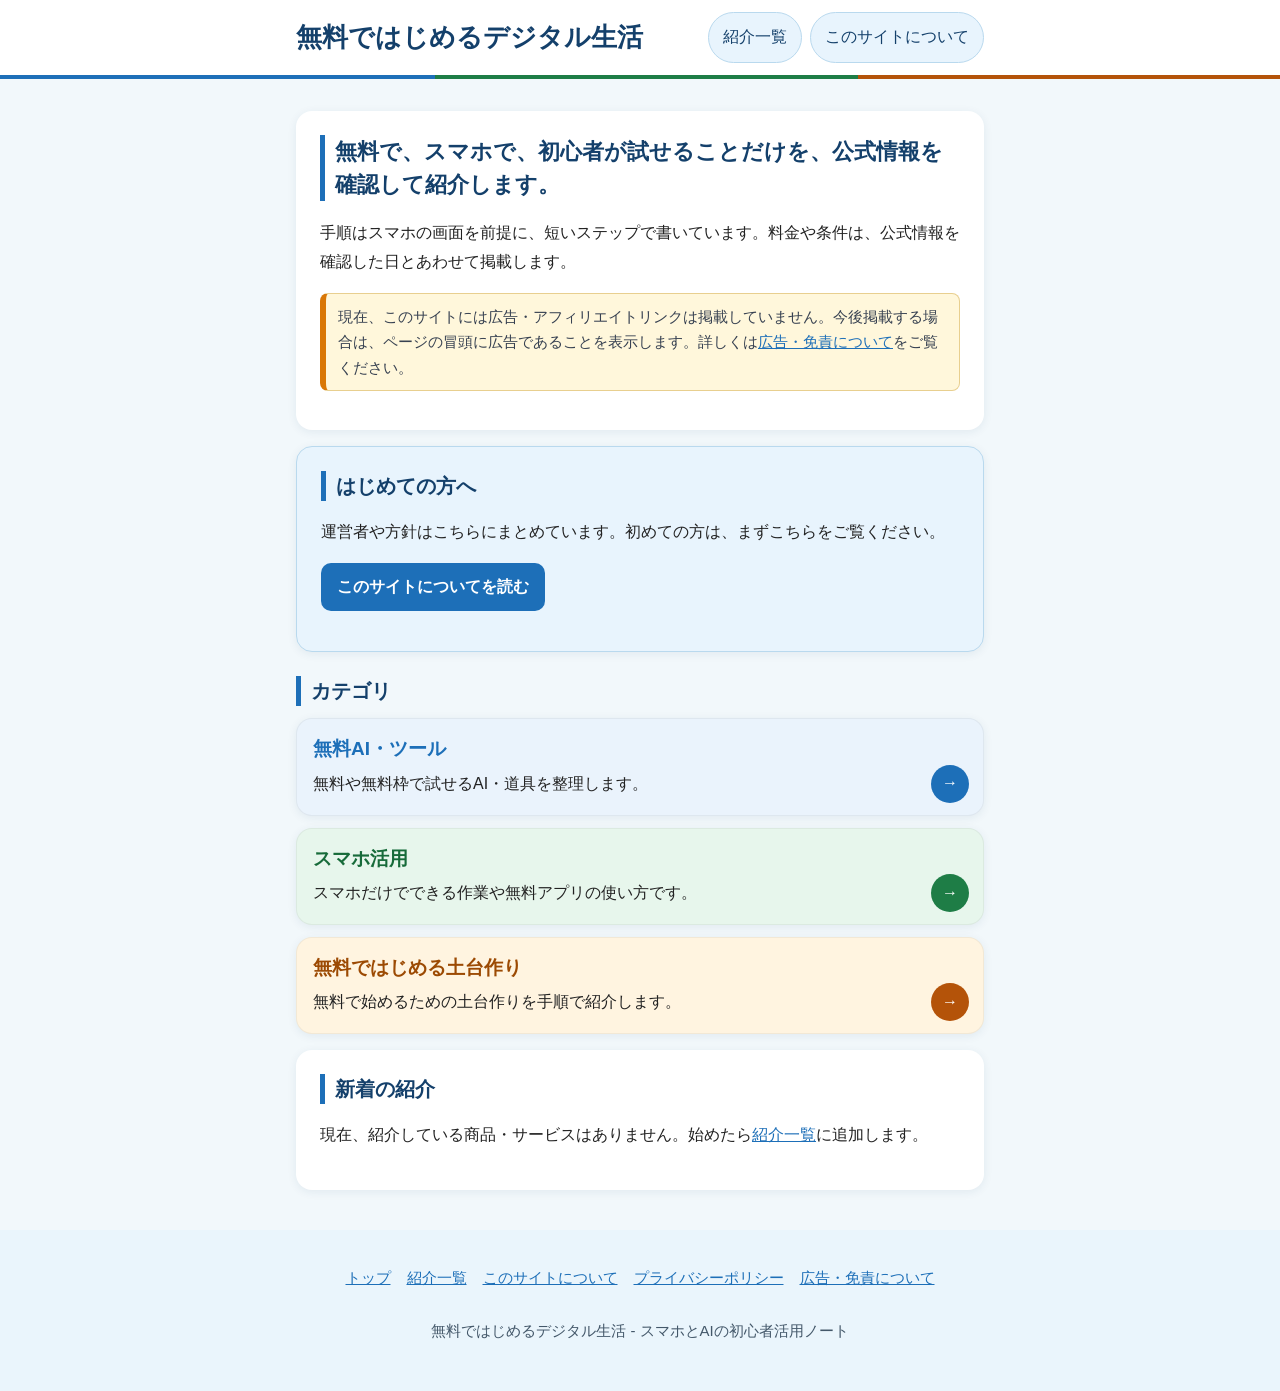
<file: index.html>
<!DOCTYPE html>
<html lang="ja">
<head>
  <meta charset="UTF-8">
  <meta name="viewport" content="width=device-width, initial-scale=1.0">
  <title>無料ではじめるデジタル生活｜スマホとAIの初心者活用ノート</title>
  <meta name="description" content="スマホとAIの初心者活用ノート。無料で試せるサービスや道具を、公式情報を確認して初心者向けに紹介します。">
  <link rel="stylesheet" href="assets/style.css">
</head>
<body>
  <header class="site-header">
    <p class="site-name"><a href="./">無料ではじめるデジタル生活</a></p>
    <nav class="global-nav" aria-label="主なメニュー">
      <a href="products/">紹介一覧</a>
      <a href="about/">このサイトについて</a>
    </nav>
  </header>

  <main>
    <section class="card">
      <h1 class="lead">無料で、スマホで、初心者が試せることだけを、公式情報を確認して紹介します。</h1>
      <p>手順はスマホの画面を前提に、短いステップで書いています。料金や条件は、公式情報を確認した日とあわせて掲載します。</p>
      <p class="ad-notice">現在、このサイトには広告・アフィリエイトリンクは掲載していません。今後掲載する場合は、ページの冒頭に広告であることを表示します。詳しくは<a href="disclosure/">広告・免責について</a>をご覧ください。</p>
    </section>

    <section class="card guide-box">
      <h2>はじめての方へ</h2>
      <p>運営者や方針はこちらにまとめています。初めての方は、まずこちらをご覧ください。</p>
      <p><a class="btn-link" href="about/">このサイトについてを読む</a></p>
    </section>

    <section>
      <h2 class="section-title">カテゴリ</h2>
      <a class="cat-card cat-ai" href="guide/ai-tools/">
        <h3>無料AI・ツール</h3>
        <p>無料や無料枠で試せるAI・道具を整理します。</p>
      </a>
      <a class="cat-card cat-smartphone" href="guide/smartphone/">
        <h3>スマホ活用</h3>
        <p>スマホだけでできる作業や無料アプリの使い方です。</p>
      </a>
      <a class="cat-card cat-start" href="guide/start/">
        <h3>無料ではじめる土台作り</h3>
        <p>無料で始めるための土台作りを手順で紹介します。</p>
      </a>
    </section>

    <section class="card">
      <h2>新着の紹介</h2>
      <p>現在、紹介している商品・サービスはありません。始めたら<a href="products/">紹介一覧</a>に追加します。</p>
    </section>
  </main>

  <footer class="site-footer">
    <nav aria-label="フッターメニュー">
      <a href="./">トップ</a>
      <a href="products/">紹介一覧</a>
      <a href="about/">このサイトについて</a>
      <a href="privacy/">プライバシーポリシー</a>
      <a href="disclosure/">広告・免責について</a>
    </nav>
    <p>無料ではじめるデジタル生活 - スマホとAIの初心者活用ノート</p>
  </footer>
</body>
</html>
</file>
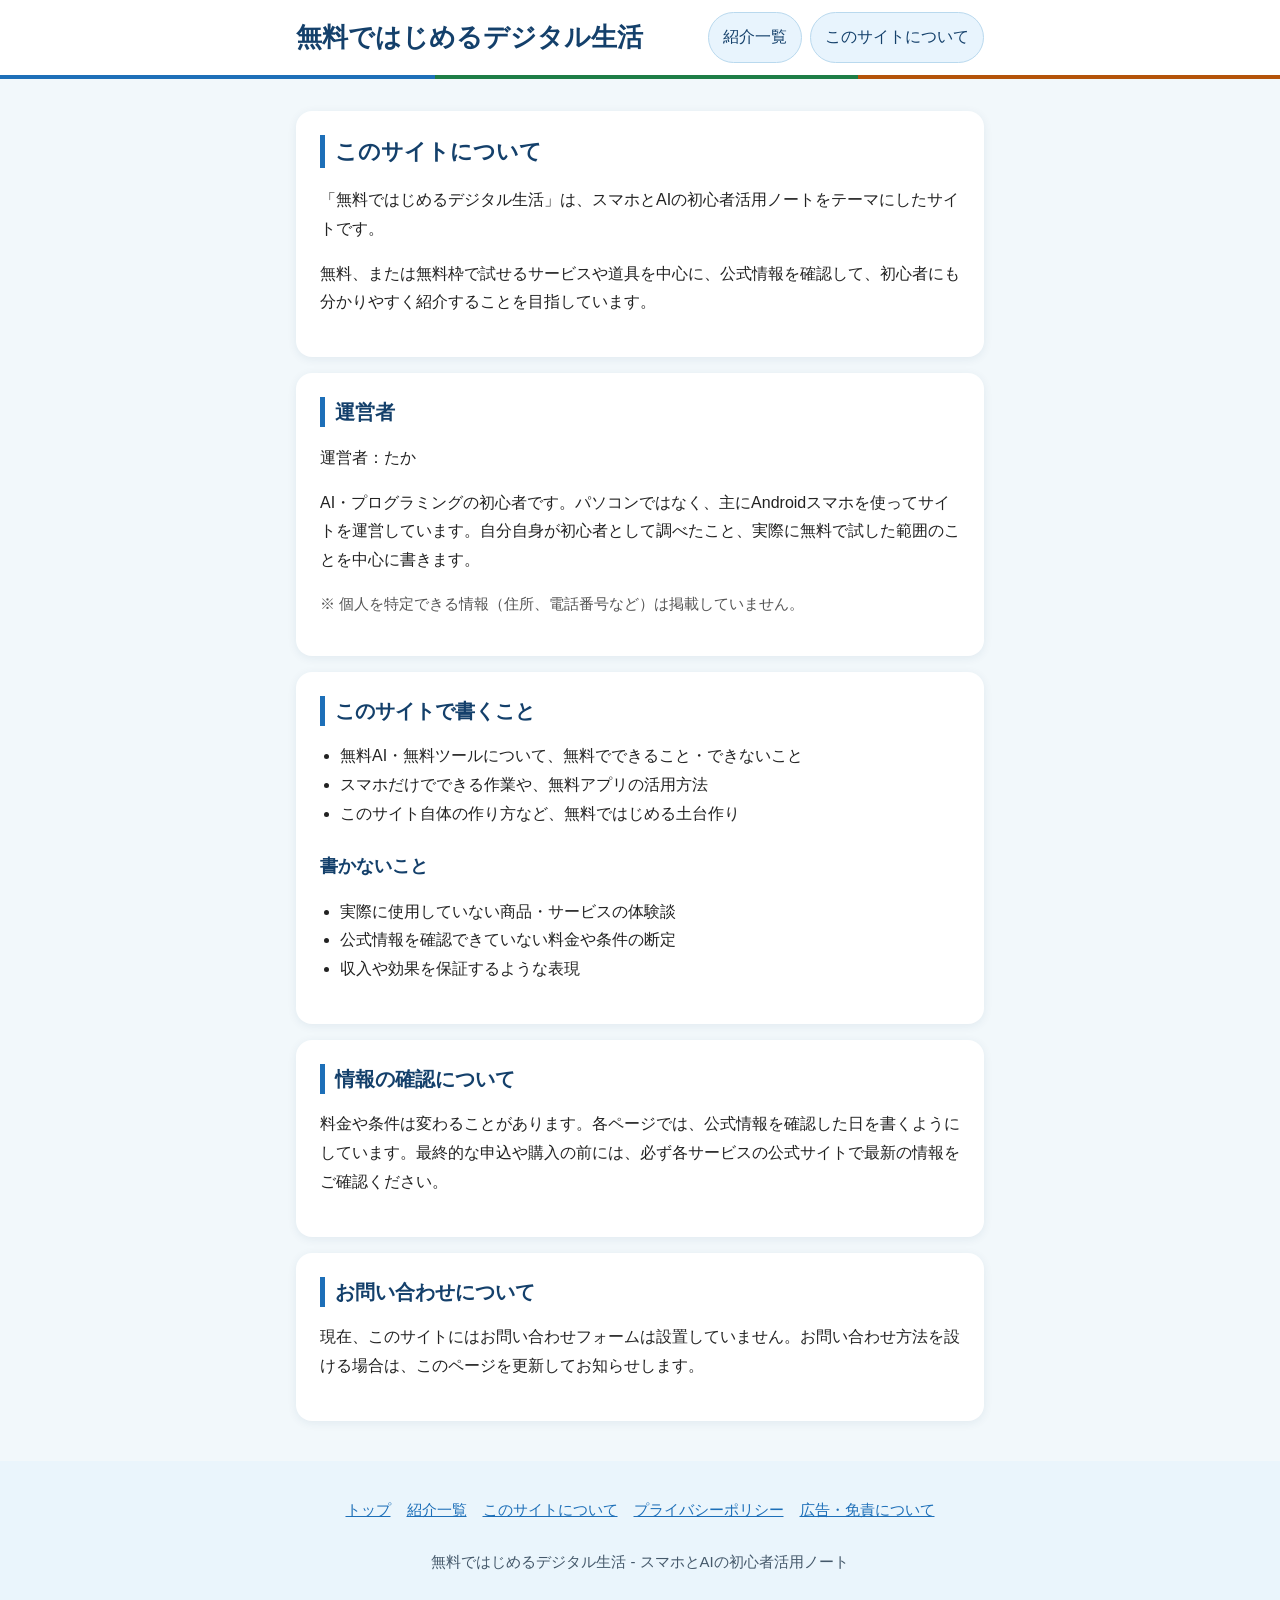
<file: about/index.html>
<!DOCTYPE html>
<html lang="ja">
<head>
  <meta charset="UTF-8">
  <meta name="viewport" content="width=device-width, initial-scale=1.0">
  <title>このサイトについて｜無料ではじめるデジタル生活</title>
  <meta name="description" content="無料ではじめるデジタル生活の運営者、テーマ、方針について説明します。">
  <link rel="stylesheet" href="../assets/style.css">
</head>
<body>
  <header class="site-header">
    <p class="site-name"><a href="../">無料ではじめるデジタル生活</a></p>
    <nav class="global-nav" aria-label="主なメニュー">
      <a href="../products/">紹介一覧</a>
      <a href="../about/">このサイトについて</a>
    </nav>
  </header>

  <main>
    <section class="card">
      <h1>このサイトについて</h1>
      <p>「無料ではじめるデジタル生活」は、スマホとAIの初心者活用ノートをテーマにしたサイトです。</p>
      <p>無料、または無料枠で試せるサービスや道具を中心に、公式情報を確認して、初心者にも分かりやすく紹介することを目指しています。</p>
    </section>

    <section class="card">
      <h2>運営者</h2>
      <p>運営者：たか</p>
      <p>AI・プログラミングの初心者です。パソコンではなく、主にAndroidスマホを使ってサイトを運営しています。自分自身が初心者として調べたこと、実際に無料で試した範囲のことを中心に書きます。</p>
      <p class="note">※ 個人を特定できる情報（住所、電話番号など）は掲載していません。</p>
    </section>

    <section class="card">
      <h2>このサイトで書くこと</h2>
      <ul class="plain">
        <li>無料AI・無料ツールについて、無料でできること・できないこと</li>
        <li>スマホだけでできる作業や、無料アプリの活用方法</li>
        <li>このサイト自体の作り方など、無料ではじめる土台作り</li>
      </ul>
      <h3>書かないこと</h3>
      <ul class="plain">
        <li>実際に使用していない商品・サービスの体験談</li>
        <li>公式情報を確認できていない料金や条件の断定</li>
        <li>収入や効果を保証するような表現</li>
      </ul>
    </section>

    <section class="card">
      <h2>情報の確認について</h2>
      <p>料金や条件は変わることがあります。各ページでは、公式情報を確認した日を書くようにしています。最終的な申込や購入の前には、必ず各サービスの公式サイトで最新の情報をご確認ください。</p>
    </section>

    <section class="card">
      <h2>お問い合わせについて</h2>
      <p>現在、このサイトにはお問い合わせフォームは設置していません。お問い合わせ方法を設ける場合は、このページを更新してお知らせします。</p>
    </section>
  </main>

  <footer class="site-footer">
    <nav aria-label="フッターメニュー">
      <a href="../">トップ</a>
      <a href="../products/">紹介一覧</a>
      <a href="../about/">このサイトについて</a>
      <a href="../privacy/">プライバシーポリシー</a>
      <a href="../disclosure/">広告・免責について</a>
    </nav>
    <p>無料ではじめるデジタル生活 - スマホとAIの初心者活用ノート</p>
  </footer>
</body>
</html>
</file>
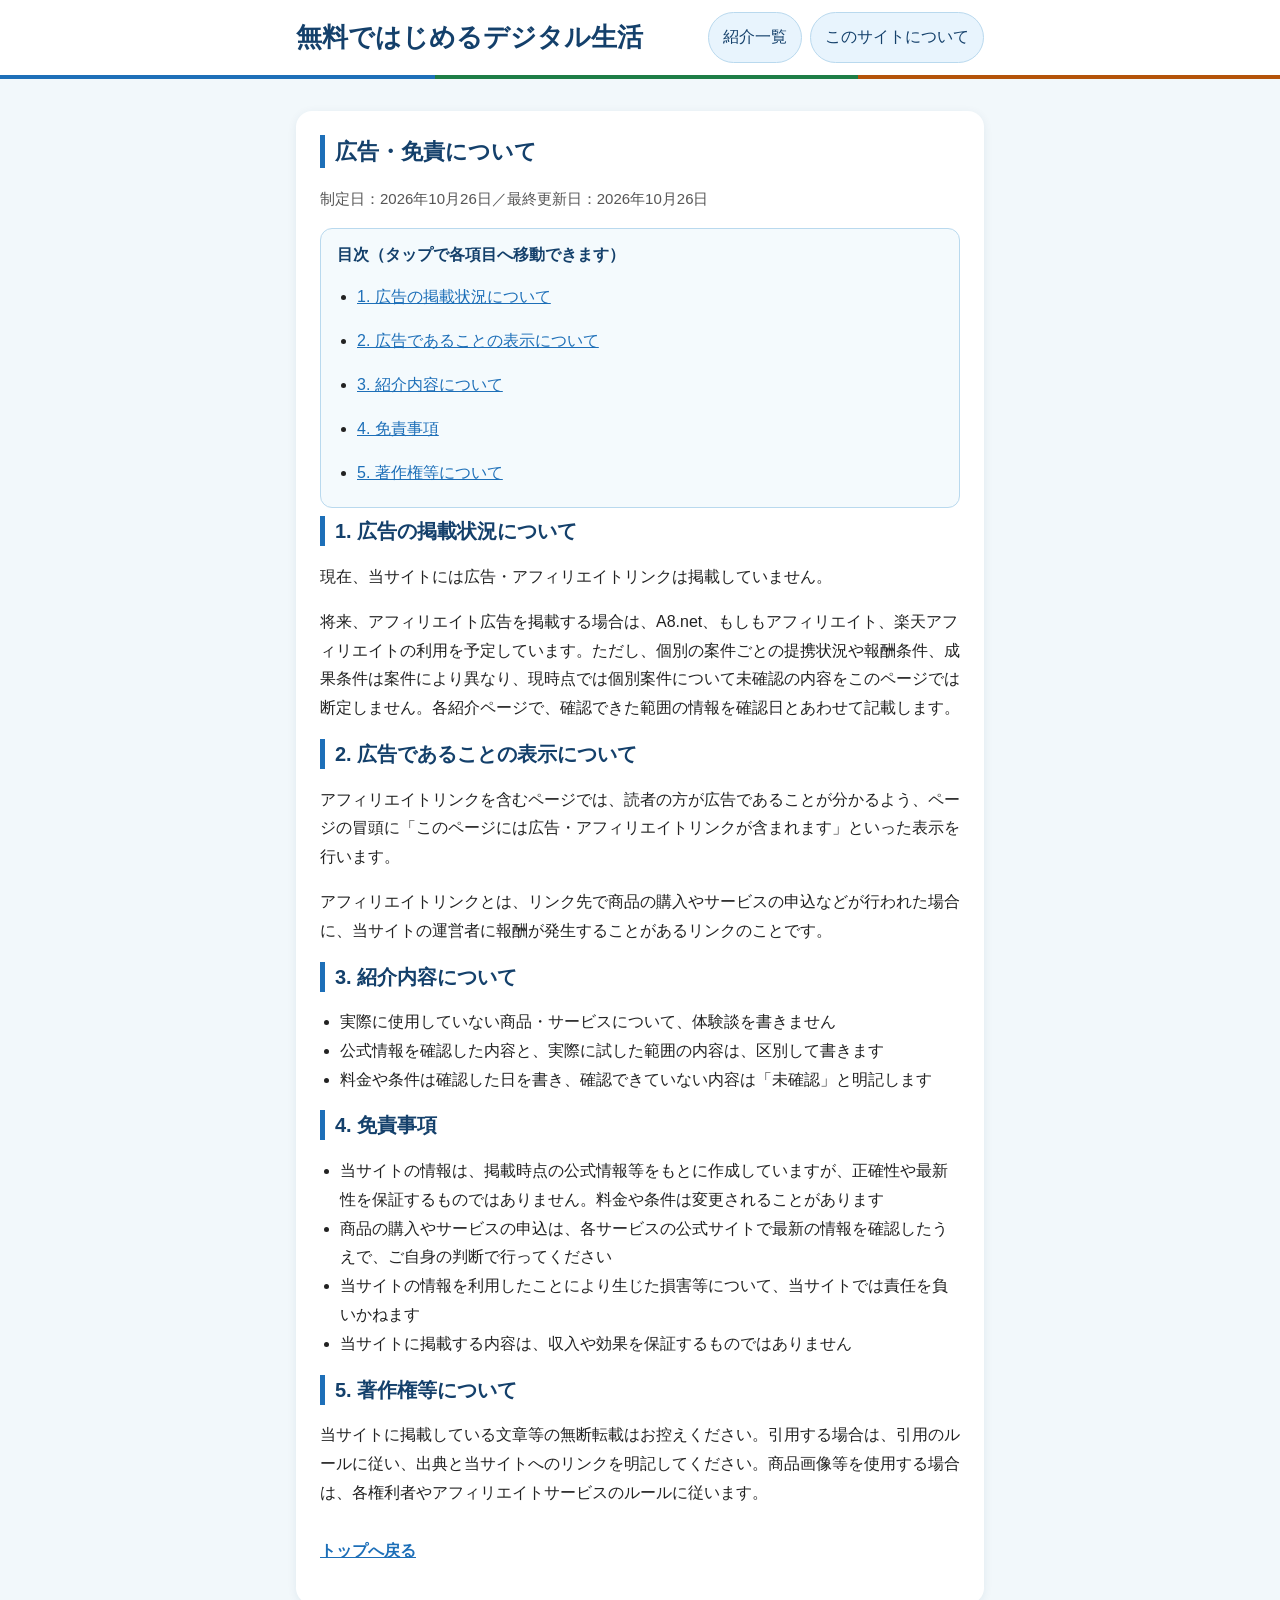
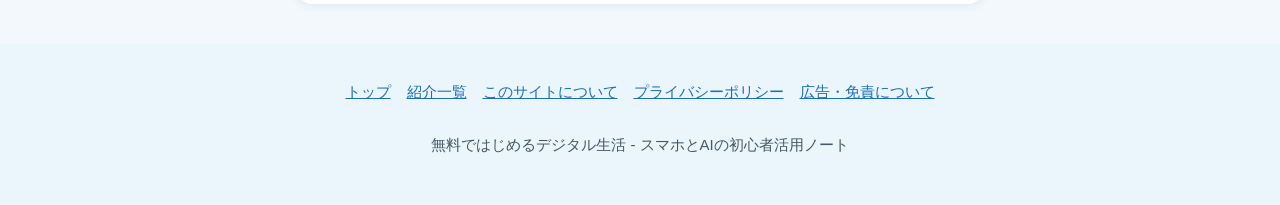
<file: disclosure/index.html>
<!DOCTYPE html>
<html lang="ja">
<head>
  <meta charset="UTF-8">
  <meta name="viewport" content="width=device-width, initial-scale=1.0">
  <title>広告・免責について｜無料ではじめるデジタル生活</title>
  <meta name="description" content="無料ではじめるデジタル生活の広告表示の方針と免責事項について説明します。">
  <link rel="stylesheet" href="../assets/style.css">
</head>
<body>
  <header class="site-header">
    <p class="site-name"><a href="../">無料ではじめるデジタル生活</a></p>
    <nav class="global-nav" aria-label="主なメニュー">
      <a href="../products/">紹介一覧</a>
      <a href="../about/">このサイトについて</a>
    </nav>
  </header>

  <main>
    <section class="card">
      <h1>広告・免責について</h1>
      <p class="note">制定日：2026年10月26日／最終更新日：2026年10月26日</p>
      <nav class="toc" aria-label="目次">
        <p class="toc-title">目次（タップで各項目へ移動できます）</p>
        <ul>
          <li><a href="#sec1">1. 広告の掲載状況について</a></li>
          <li><a href="#sec2">2. 広告であることの表示について</a></li>
          <li><a href="#sec3">3. 紹介内容について</a></li>
          <li><a href="#sec4">4. 免責事項</a></li>
          <li><a href="#sec5">5. 著作権等について</a></li>
        </ul>
      </nav>

      <h2 id="sec1">1. 広告の掲載状況について</h2>
      <p>現在、当サイトには広告・アフィリエイトリンクは掲載していません。</p>
      <p>将来、アフィリエイト広告を掲載する場合は、A8.net、もしもアフィリエイト、楽天アフィリエイトの利用を予定しています。ただし、個別の案件ごとの提携状況や報酬条件、成果条件は案件により異なり、現時点では個別案件について未確認の内容をこのページでは断定しません。各紹介ページで、確認できた範囲の情報を確認日とあわせて記載します。</p>

      <h2 id="sec2">2. 広告であることの表示について</h2>
      <p>アフィリエイトリンクを含むページでは、読者の方が広告であることが分かるよう、ページの冒頭に「このページには広告・アフィリエイトリンクが含まれます」といった表示を行います。</p>
      <p>アフィリエイトリンクとは、リンク先で商品の購入やサービスの申込などが行われた場合に、当サイトの運営者に報酬が発生することがあるリンクのことです。</p>

      <h2 id="sec3">3. 紹介内容について</h2>
      <ul class="plain">
        <li>実際に使用していない商品・サービスについて、体験談を書きません</li>
        <li>公式情報を確認した内容と、実際に試した範囲の内容は、区別して書きます</li>
        <li>料金や条件は確認した日を書き、確認できていない内容は「未確認」と明記します</li>
      </ul>

      <h2 id="sec4">4. 免責事項</h2>
      <ul class="plain">
        <li>当サイトの情報は、掲載時点の公式情報等をもとに作成していますが、正確性や最新性を保証するものではありません。料金や条件は変更されることがあります</li>
        <li>商品の購入やサービスの申込は、各サービスの公式サイトで最新の情報を確認したうえで、ご自身の判断で行ってください</li>
        <li>当サイトの情報を利用したことにより生じた損害等について、当サイトでは責任を負いかねます</li>
        <li>当サイトに掲載する内容は、収入や効果を保証するものではありません</li>
      </ul>

      <h2 id="sec5">5. 著作権等について</h2>
      <p>当サイトに掲載している文章等の無断転載はお控えください。引用する場合は、引用のルールに従い、出典と当サイトへのリンクを明記してください。商品画像等を使用する場合は、各権利者やアフィリエイトサービスのルールに従います。</p>
      <p class="back-top"><a href="../">トップへ戻る</a></p>
    </section>
  </main>

  <footer class="site-footer">
    <nav aria-label="フッターメニュー">
      <a href="../">トップ</a>
      <a href="../products/">紹介一覧</a>
      <a href="../about/">このサイトについて</a>
      <a href="../privacy/">プライバシーポリシー</a>
      <a href="../disclosure/">広告・免責について</a>
    </nav>
    <p>無料ではじめるデジタル生活 - スマホとAIの初心者活用ノート</p>
  </footer>
</body>
</html>
</file>
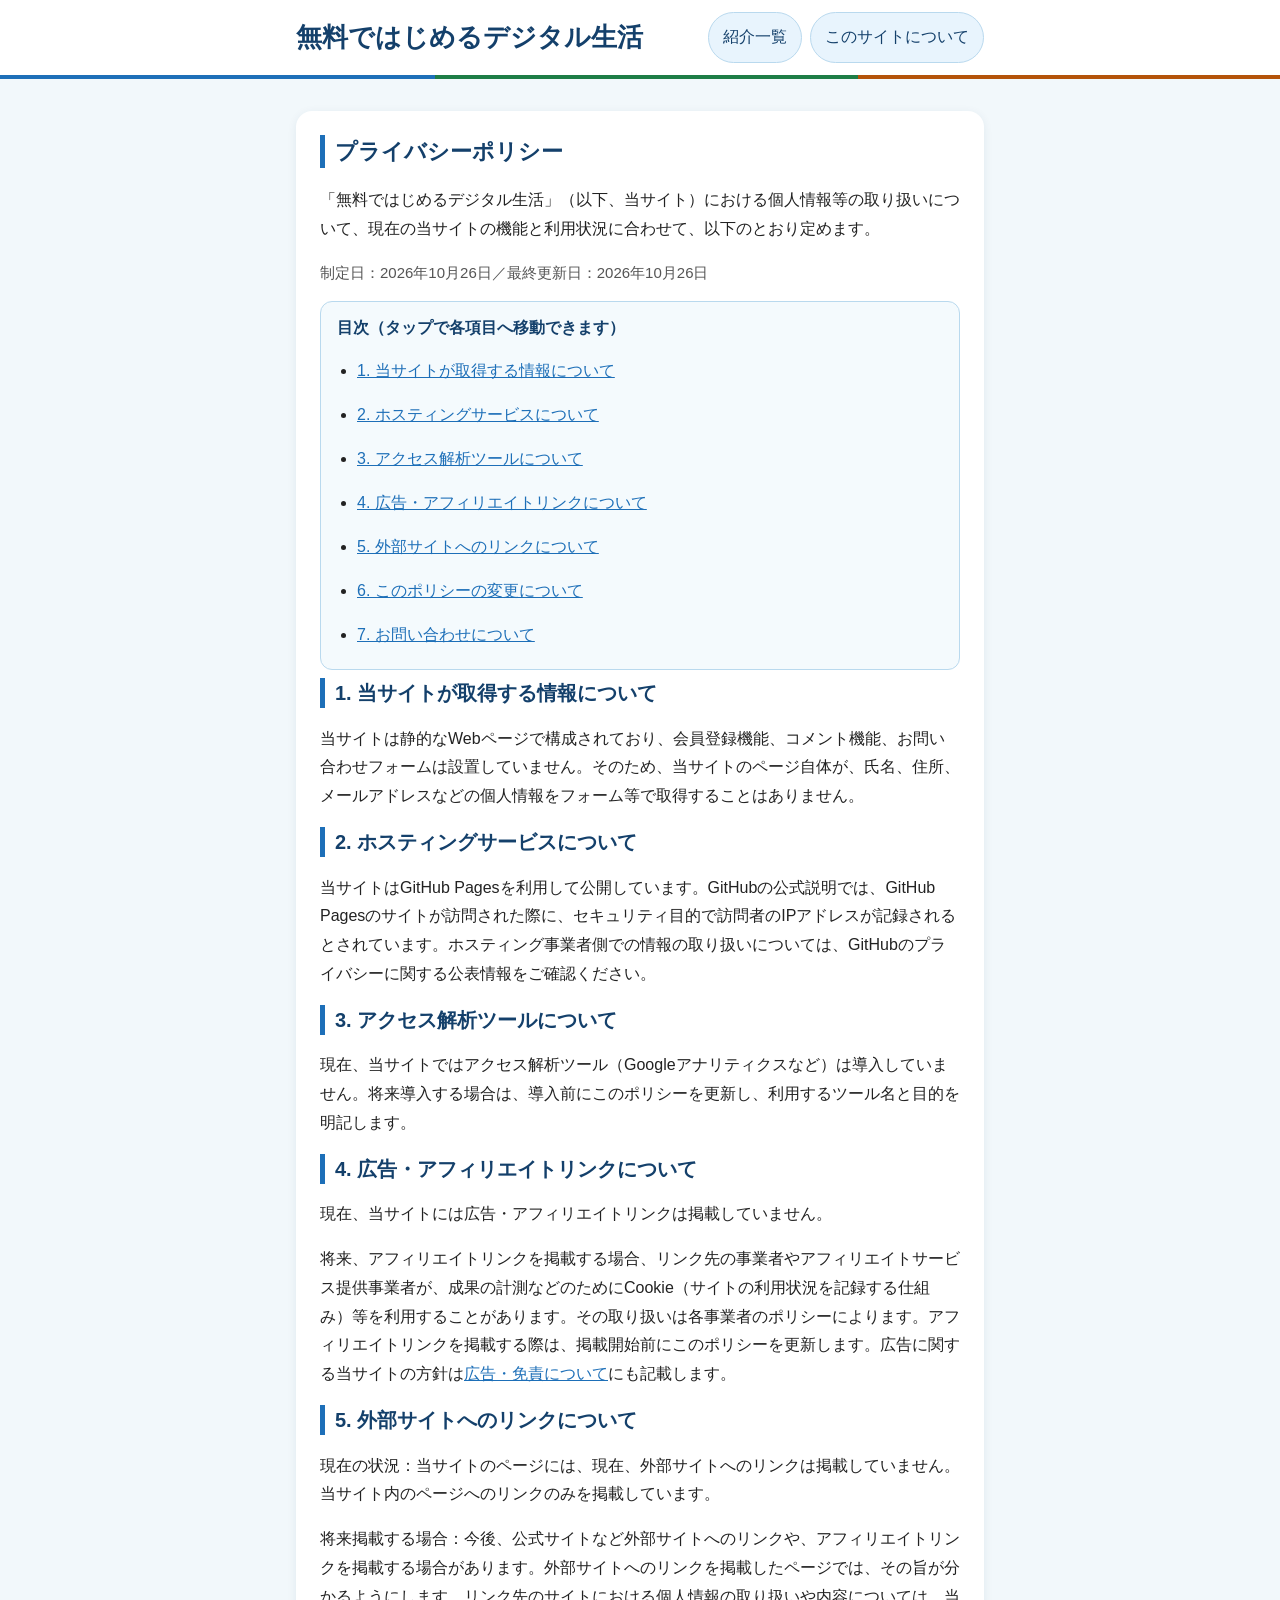
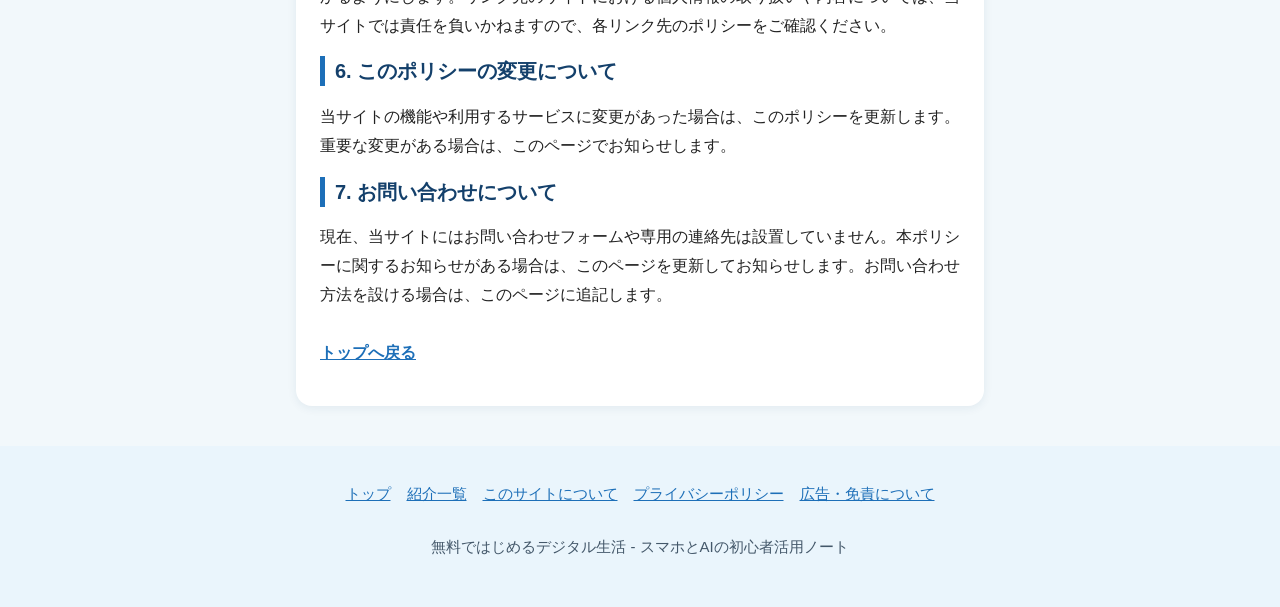
<file: privacy/index.html>
<!DOCTYPE html>
<html lang="ja">
<head>
  <meta charset="UTF-8">
  <meta name="viewport" content="width=device-width, initial-scale=1.0">
  <title>プライバシーポリシー｜無料ではじめるデジタル生活</title>
  <meta name="description" content="無料ではじめるデジタル生活のプライバシーポリシー。現在のサイトの機能と利用状況に合わせた内容です。">
  <link rel="stylesheet" href="../assets/style.css">
</head>
<body>
  <header class="site-header">
    <p class="site-name"><a href="../">無料ではじめるデジタル生活</a></p>
    <nav class="global-nav" aria-label="主なメニュー">
      <a href="../products/">紹介一覧</a>
      <a href="../about/">このサイトについて</a>
    </nav>
  </header>

  <main>
    <section class="card">
      <h1>プライバシーポリシー</h1>
      <p>「無料ではじめるデジタル生活」（以下、当サイト）における個人情報等の取り扱いについて、現在の当サイトの機能と利用状況に合わせて、以下のとおり定めます。</p>
      <p class="note">制定日：2026年10月26日／最終更新日：2026年10月26日</p>
      <nav class="toc" aria-label="目次">
        <p class="toc-title">目次（タップで各項目へ移動できます）</p>
        <ul>
          <li><a href="#sec1">1. 当サイトが取得する情報について</a></li>
          <li><a href="#sec2">2. ホスティングサービスについて</a></li>
          <li><a href="#sec3">3. アクセス解析ツールについて</a></li>
          <li><a href="#sec4">4. 広告・アフィリエイトリンクについて</a></li>
          <li><a href="#sec5">5. 外部サイトへのリンクについて</a></li>
          <li><a href="#sec6">6. このポリシーの変更について</a></li>
          <li><a href="#sec7">7. お問い合わせについて</a></li>
        </ul>
      </nav>

      <h2 id="sec1">1. 当サイトが取得する情報について</h2>
      <p>当サイトは静的なWebページで構成されており、会員登録機能、コメント機能、お問い合わせフォームは設置していません。そのため、当サイトのページ自体が、氏名、住所、メールアドレスなどの個人情報をフォーム等で取得することはありません。</p>

      <h2 id="sec2">2. ホスティングサービスについて</h2>
      <p>当サイトはGitHub Pagesを利用して公開しています。GitHubの公式説明では、GitHub Pagesのサイトが訪問された際に、セキュリティ目的で訪問者のIPアドレスが記録されるとされています。ホスティング事業者側での情報の取り扱いについては、GitHubのプライバシーに関する公表情報をご確認ください。</p>

      <h2 id="sec3">3. アクセス解析ツールについて</h2>
      <p>現在、当サイトではアクセス解析ツール（Googleアナリティクスなど）は導入していません。将来導入する場合は、導入前にこのポリシーを更新し、利用するツール名と目的を明記します。</p>

      <h2 id="sec4">4. 広告・アフィリエイトリンクについて</h2>
      <p>現在、当サイトには広告・アフィリエイトリンクは掲載していません。</p>
      <p>将来、アフィリエイトリンクを掲載する場合、リンク先の事業者やアフィリエイトサービス提供事業者が、成果の計測などのためにCookie（サイトの利用状況を記録する仕組み）等を利用することがあります。その取り扱いは各事業者のポリシーによります。アフィリエイトリンクを掲載する際は、掲載開始前にこのポリシーを更新します。広告に関する当サイトの方針は<a href="../disclosure/">広告・免責について</a>にも記載します。</p>

      <h2 id="sec5">5. 外部サイトへのリンクについて</h2>
      <p>現在の状況：当サイトのページには、現在、外部サイトへのリンクは掲載していません。当サイト内のページへのリンクのみを掲載しています。</p>
      <p>将来掲載する場合：今後、公式サイトなど外部サイトへのリンクや、アフィリエイトリンクを掲載する場合があります。外部サイトへのリンクを掲載したページでは、その旨が分かるようにします。リンク先のサイトにおける個人情報の取り扱いや内容については、当サイトでは責任を負いかねますので、各リンク先のポリシーをご確認ください。</p>

      <h2 id="sec6">6. このポリシーの変更について</h2>
      <p>当サイトの機能や利用するサービスに変更があった場合は、このポリシーを更新します。重要な変更がある場合は、このページでお知らせします。</p>
      <h2 id="sec7">7. お問い合わせについて</h2>
      <p>現在、当サイトにはお問い合わせフォームや専用の連絡先は設置していません。本ポリシーに関するお知らせがある場合は、このページを更新してお知らせします。お問い合わせ方法を設ける場合は、このページに追記します。</p>
      <p class="back-top"><a href="../">トップへ戻る</a></p>
    </section>
  </main>

  <footer class="site-footer">
    <nav aria-label="フッターメニュー">
      <a href="../">トップ</a>
      <a href="../products/">紹介一覧</a>
      <a href="../about/">このサイトについて</a>
      <a href="../privacy/">プライバシーポリシー</a>
      <a href="../disclosure/">広告・免責について</a>
    </nav>
    <p>無料ではじめるデジタル生活 - スマホとAIの初心者活用ノート</p>
  </footer>
</body>
</html>
</file>
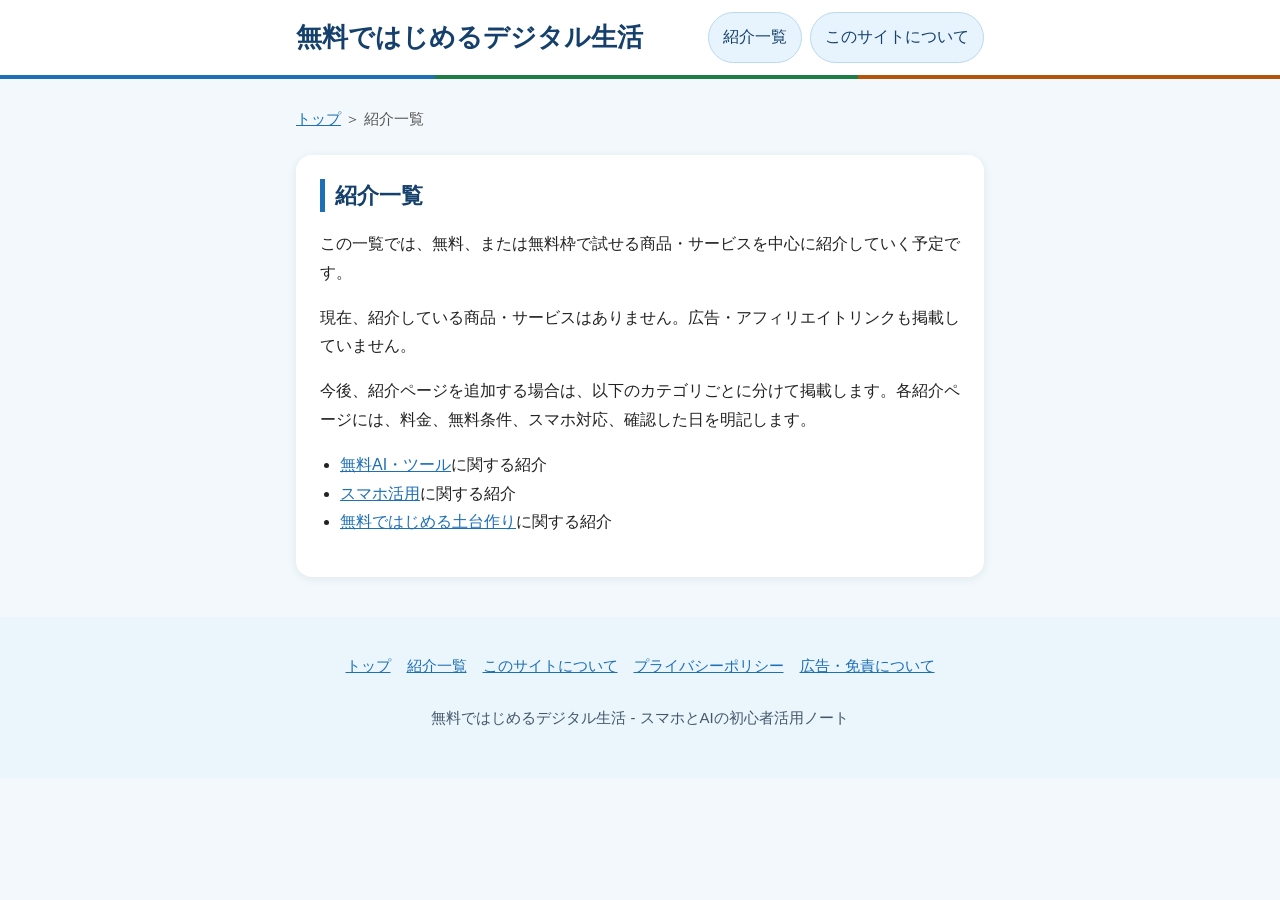
<file: products/index.html>
<!DOCTYPE html>
<html lang="ja">
<head>
  <meta charset="UTF-8">
  <meta name="viewport" content="width=device-width, initial-scale=1.0">
  <title>紹介一覧｜無料ではじめるデジタル生活</title>
  <meta name="description" content="無料ではじめるデジタル生活で紹介している商品・サービスの一覧です。現在は準備中です。">
  <link rel="stylesheet" href="../assets/style.css">
</head>
<body>
  <header class="site-header">
    <p class="site-name"><a href="../">無料ではじめるデジタル生活</a></p>
    <nav class="global-nav" aria-label="主なメニュー">
      <a href="../products/">紹介一覧</a>
      <a href="../about/">このサイトについて</a>
    </nav>
  </header>

  <main>
    <nav class="breadcrumb" aria-label="パンくず"><a href="../">トップ</a> ＞ 紹介一覧</nav>
    <section class="card">
      <h1>紹介一覧</h1>
      <p>この一覧では、無料、または無料枠で試せる商品・サービスを中心に紹介していく予定です。</p>
      <p>現在、紹介している商品・サービスはありません。広告・アフィリエイトリンクも掲載していません。</p>
      <p>今後、紹介ページを追加する場合は、以下のカテゴリごとに分けて掲載します。各紹介ページには、料金、無料条件、スマホ対応、確認した日を明記します。</p>
      <ul class="plain">
        <li><a href="../guide/ai-tools/">無料AI・ツール</a>に関する紹介</li>
        <li><a href="../guide/smartphone/">スマホ活用</a>に関する紹介</li>
        <li><a href="../guide/start/">無料ではじめる土台作り</a>に関する紹介</li>
      </ul>
    </section>
  </main>

  <footer class="site-footer">
    <nav aria-label="フッターメニュー">
      <a href="../">トップ</a>
      <a href="../products/">紹介一覧</a>
      <a href="../about/">このサイトについて</a>
      <a href="../privacy/">プライバシーポリシー</a>
      <a href="../disclosure/">広告・免責について</a>
    </nav>
    <p>無料ではじめるデジタル生活 - スマホとAIの初心者活用ノート</p>
  </footer>
</body>
</html>
</file>
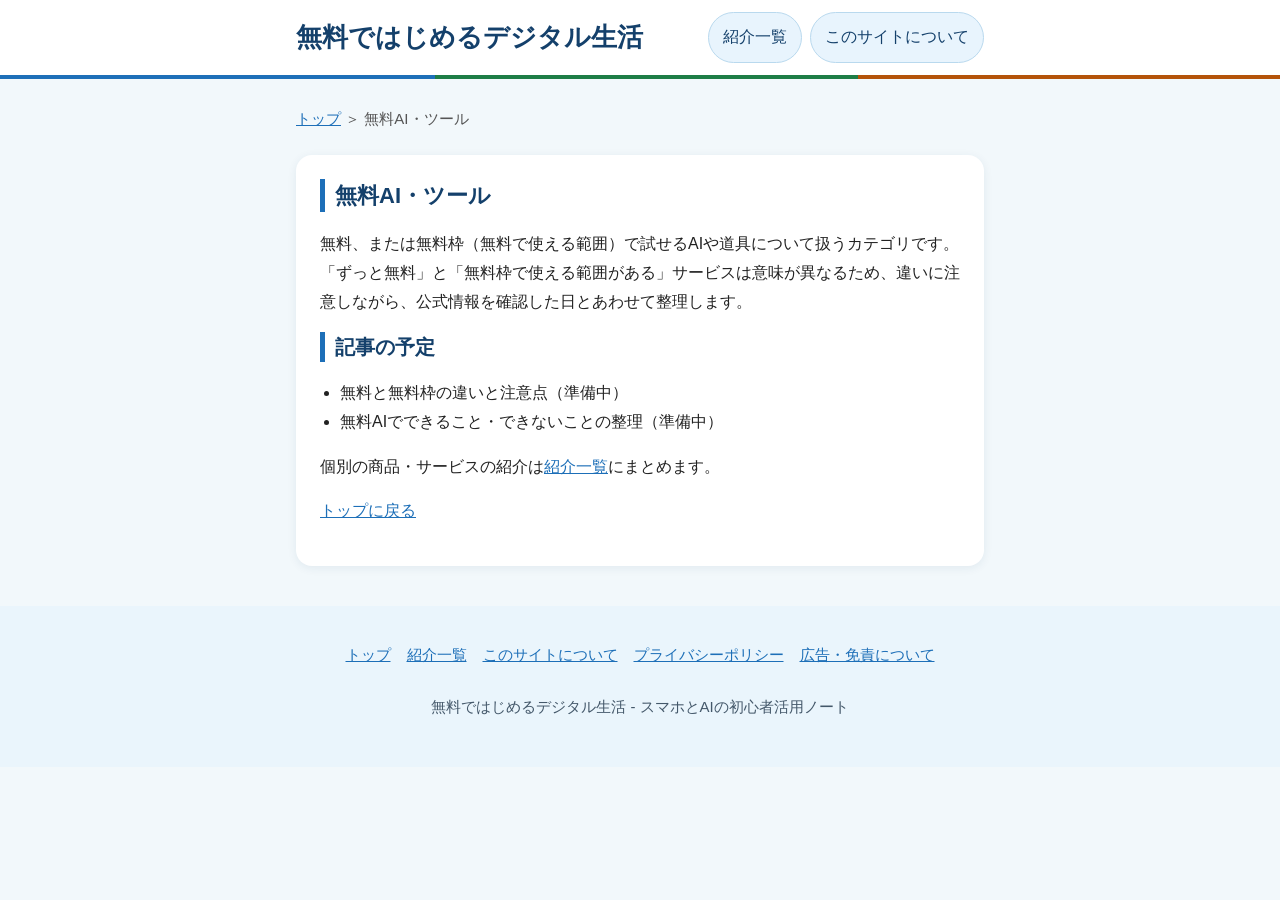
<file: guide/ai-tools/index.html>
<!DOCTYPE html>
<html lang="ja">
<head>
  <meta charset="UTF-8">
  <meta name="viewport" content="width=device-width, initial-scale=1.0">
  <title>無料AI・ツール｜無料ではじめるデジタル生活</title>
  <meta name="description" content="無料、または無料枠で試せるAIや道具について、無料でできること・できないことを整理するカテゴリです。">
  <link rel="stylesheet" href="../../assets/style.css">
</head>
<body>
  <header class="site-header">
    <p class="site-name"><a href="../../">無料ではじめるデジタル生活</a></p>
    <nav class="global-nav" aria-label="主なメニュー">
      <a href="../../products/">紹介一覧</a>
      <a href="../../about/">このサイトについて</a>
    </nav>
  </header>
  <main>
    <nav class="breadcrumb" aria-label="パンくず"><a href="../../">トップ</a> ＞ 無料AI・ツール</nav>
    <section class="card">
      <h1>無料AI・ツール</h1>
      <p>無料、または無料枠（無料で使える範囲）で試せるAIや道具について扱うカテゴリです。「ずっと無料」と「無料枠で使える範囲がある」サービスは意味が異なるため、違いに注意しながら、公式情報を確認した日とあわせて整理します。</p>
      <h2>記事の予定</h2>
      <ul class="plain">
        <li>無料と無料枠の違いと注意点（準備中）</li>
        <li>無料AIでできること・できないことの整理（準備中）</li>
      </ul>
      <p>個別の商品・サービスの紹介は<a href="../../products/">紹介一覧</a>にまとめます。</p>
      <p><a href="../../">トップに戻る</a></p>
    </section>
  </main>
  <footer class="site-footer">
    <nav aria-label="フッターメニュー">
      <a href="../../">トップ</a>
      <a href="../../products/">紹介一覧</a>
      <a href="../../about/">このサイトについて</a>
      <a href="../../privacy/">プライバシーポリシー</a>
      <a href="../../disclosure/">広告・免責について</a>
    </nav>
    <p>無料ではじめるデジタル生活 - スマホとAIの初心者活用ノート</p>
  </footer>
</body>
</html>
</file>
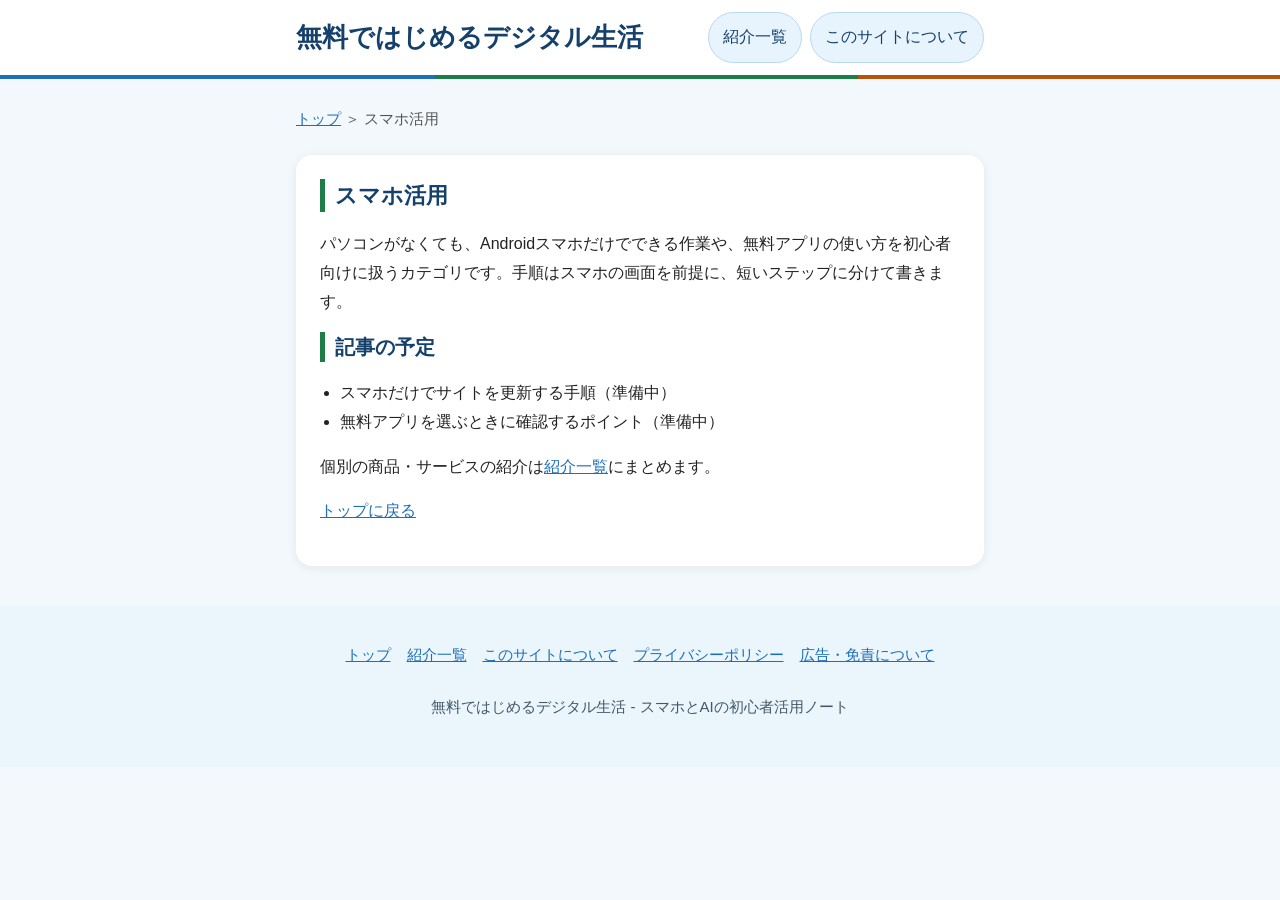
<file: guide/smartphone/index.html>
<!DOCTYPE html>
<html lang="ja">
<head>
  <meta charset="UTF-8">
  <meta name="viewport" content="width=device-width, initial-scale=1.0">
  <title>スマホ活用｜無料ではじめるデジタル生活</title>
  <meta name="description" content="パソコンがなくてもスマホだけでできる作業や、無料アプリの使い方を初心者向けにまとめるカテゴリです。">
  <link rel="stylesheet" href="../../assets/style.css">
</head>
<body>
  <header class="site-header">
    <p class="site-name"><a href="../../">無料ではじめるデジタル生活</a></p>
    <nav class="global-nav" aria-label="主なメニュー">
      <a href="../../products/">紹介一覧</a>
      <a href="../../about/">このサイトについて</a>
    </nav>
  </header>
  <main>
    <nav class="breadcrumb" aria-label="パンくず"><a href="../../">トップ</a> ＞ スマホ活用</nav>
    <section class="card accent-green">
      <h1>スマホ活用</h1>
      <p>パソコンがなくても、Androidスマホだけでできる作業や、無料アプリの使い方を初心者向けに扱うカテゴリです。手順はスマホの画面を前提に、短いステップに分けて書きます。</p>
      <h2>記事の予定</h2>
      <ul class="plain">
        <li>スマホだけでサイトを更新する手順（準備中）</li>
        <li>無料アプリを選ぶときに確認するポイント（準備中）</li>
      </ul>
      <p>個別の商品・サービスの紹介は<a href="../../products/">紹介一覧</a>にまとめます。</p>
      <p><a href="../../">トップに戻る</a></p>
    </section>
  </main>
  <footer class="site-footer">
    <nav aria-label="フッターメニュー">
      <a href="../../">トップ</a>
      <a href="../../products/">紹介一覧</a>
      <a href="../../about/">このサイトについて</a>
      <a href="../../privacy/">プライバシーポリシー</a>
      <a href="../../disclosure/">広告・免責について</a>
    </nav>
    <p>無料ではじめるデジタル生活 - スマホとAIの初心者活用ノート</p>
  </footer>
</body>
</html>
</file>
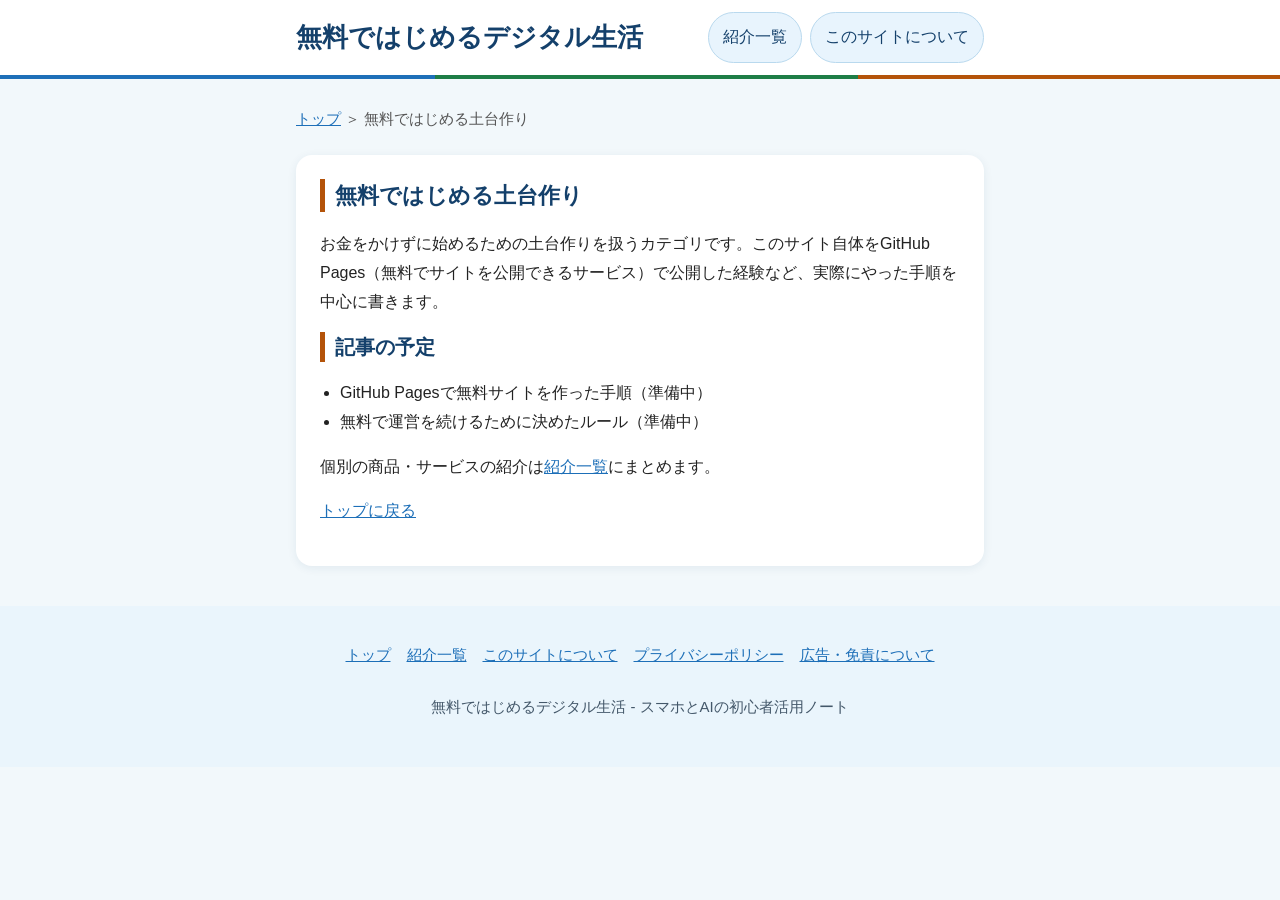
<file: guide/start/index.html>
<!DOCTYPE html>
<html lang="ja">
<head>
  <meta charset="UTF-8">
  <meta name="viewport" content="width=device-width, initial-scale=1.0">
  <title>無料ではじめる土台作り｜無料ではじめるデジタル生活</title>
  <meta name="description" content="GitHub Pagesで無料サイトを作るなど、無料ではじめるための土台作りを実際の手順で紹介するカテゴリです。">
  <link rel="stylesheet" href="../../assets/style.css">
</head>
<body>
  <header class="site-header">
    <p class="site-name"><a href="../../">無料ではじめるデジタル生活</a></p>
    <nav class="global-nav" aria-label="主なメニュー">
      <a href="../../products/">紹介一覧</a>
      <a href="../../about/">このサイトについて</a>
    </nav>
  </header>
  <main>
    <nav class="breadcrumb" aria-label="パンくず"><a href="../../">トップ</a> ＞ 無料ではじめる土台作り</nav>
    <section class="card accent-orange">
      <h1>無料ではじめる土台作り</h1>
      <p>お金をかけずに始めるための土台作りを扱うカテゴリです。このサイト自体をGitHub Pages（無料でサイトを公開できるサービス）で公開した経験など、実際にやった手順を中心に書きます。</p>
      <h2>記事の予定</h2>
      <ul class="plain">
        <li>GitHub Pagesで無料サイトを作った手順（準備中）</li>
        <li>無料で運営を続けるために決めたルール（準備中）</li>
      </ul>
      <p>個別の商品・サービスの紹介は<a href="../../products/">紹介一覧</a>にまとめます。</p>
      <p><a href="../../">トップに戻る</a></p>
    </section>
  </main>
  <footer class="site-footer">
    <nav aria-label="フッターメニュー">
      <a href="../../">トップ</a>
      <a href="../../products/">紹介一覧</a>
      <a href="../../about/">このサイトについて</a>
      <a href="../../privacy/">プライバシーポリシー</a>
      <a href="../../disclosure/">広告・免責について</a>
    </nav>
    <p>無料ではじめるデジタル生活 - スマホとAIの初心者活用ノート</p>
  </footer>
</body>
</html>
</file>
<file: assets/style.css>
/* 無料ではじめるデジタル生活 共通デザイン v1.4
   v1.3の色分けを維持し、スマホのスクロール削減のためヘッダー圧縮・目次・パンくずを追加
   白+薄い水色を基本に、青(メイン/AI)・緑(スマホ活用)・オレンジ(土台作り)
   スマホ優先 / 基本16px / 補足・メニューも15px以上 / タップ領域48px目安
   オレンジは面・線・大きな印だけに使い、本文の文字には使わない */
* { box-sizing: border-box; }
html { -webkit-text-size-adjust: 100%; }
body {
  margin: 0;
  font-family: -apple-system, BlinkMacSystemFont, "Segoe UI", "Hiragino Sans", sans-serif;
  font-size: 16px;
  line-height: 1.8;
  color: #222;
  background: #f2f8fb;
}
a { color: #1d6fb8; }
a:focus-visible { outline: 3px solid #1d6fb8; outline-offset: 2px; }

/* ヘッダー(v1.4: 副題を外し、メニューは2項目に絞って1段に収める) */
.site-header {
  background: #fff;
  color: #16324f;
  padding: 16px 16px 12px;
  border-bottom: 4px solid #1d6fb8;
  border-image: linear-gradient(90deg, #1d6fb8 0 34%, #1e7d46 34% 67%, #b45309 67% 100%) 1;
}
.site-header .site-name { margin: 0; font-size: 22px; font-weight: 700; line-height: 1.4; }
.site-header .site-name a { color: #14406b; text-decoration: none; }
.global-nav { display: flex; flex-wrap: wrap; gap: 8px; margin-top: 12px; }
.global-nav a {
  display: inline-flex; align-items: center; min-height: 48px;
  padding: 10px 14px; border-radius: 999px;
  background: #e8f4fd; border: 1px solid #b9d9ee; color: #14406b; text-decoration: none; font-size: 16px;
}
.global-nav a:active { background: #d3e9fa; }

/* パンくず */
.breadcrumb { font-size: 15px; line-height: 1.6; color: #555; margin: 4px 0 0; }
.breadcrumb a { display: inline-flex; align-items: center; min-height: 40px; }

/* 本文 */
main { max-width: 720px; margin: 0 auto; padding: 16px; }
.card {
  background: #fff; border-radius: 16px; padding: 20px 16px;
  margin: 16px 0; box-shadow: 0 2px 10px rgba(20, 64, 107, .08);
}
.card h1 {
  margin-top: 0; font-size: 22px; line-height: 1.5; color: #14406b;
  border-left: 5px solid #1d6fb8; padding-left: 10px;
}
.card h2 {
  margin-top: 0; font-size: 20px; line-height: 1.5; color: #14406b;
  border-left: 5px solid #1d6fb8; padding-left: 10px;
}
.card h3 { font-size: 18px; margin-top: 24px; line-height: 1.5; color: #14406b; }
.lead { font-size: 17px; }
.note { color: #555; font-size: 15px; line-height: 1.7; }
.badge {
  display: inline-block; padding: 3px 10px; border-radius: 999px;
  background: #eaf3fc; color: #14406b; font-size: 15px; font-weight: 700; margin-right: 6px;
}
.badge-free { background: #e7f6ec; color: #14532d; }
.conclusion {
  border: 2px solid #1d6fb8; border-radius: 12px; padding: 14px 16px; background: #eff6ff;
}
.conclusion p { margin: 6px 0; }
dl.facts { margin: 0; }
dl.facts dt { font-weight: 700; margin-top: 14px; }
dl.facts dd { margin: 4px 0 0; }
.ad-notice {
  border: 1px solid #e8cf8f; border-left: 6px solid #d97706; border-radius: 8px; padding: 10px 12px;
  background: #fff7db; font-size: 15px; line-height: 1.7; color: #374151;
}
.btn-link {
  display: inline-flex; align-items: center; min-height: 48px;
  padding: 10px 16px; border-radius: 10px; background: #1d6fb8; color: #fff;
  text-decoration: none; font-weight: 700; font-size: 16px;
}
.btn-link:active { background: #185a94; }
ul.plain { padding-left: 20px; }
.source { font-size: 15px; line-height: 1.7; color: #555; border-top: 1px solid #e5e7eb; padding-top: 12px; }

/* 目次(privacy / disclosure) */
.toc {
  border: 1px solid #b9d9ee; border-radius: 12px; background: #f4fafd;
  padding: 12px 16px; margin: 16px 0 8px;
}
.toc-title { margin: 0 0 6px; font-weight: 700; color: #14406b; }
.toc ul { margin: 0; padding-left: 20px; }
.toc li a { display: inline-flex; align-items: center; min-height: 44px; }

/* ページ末尾のトップへ戻る */
.back-top { margin: 20px 0 4px; }
.back-top a { display: inline-flex; align-items: center; min-height: 48px; font-weight: 700; }

/* はじめての方へ(水色の案内ボックス) */
.guide-box { background: #e8f4fd; border: 1px solid #b9d9ee; }

/* カテゴリの色分けカード(トップページ) */
.section-title {
  font-size: 20px; line-height: 1.5; color: #14406b;
  border-left: 5px solid #1d6fb8; padding-left: 10px; margin: 24px 0 4px;
}
.cat-card {
  --cat: #1d6fb8; --cat-bg: #eaf3fc; --cat-title: #1d6fb8;
  position: relative; display: block; text-decoration: none; color: #222;
  background: var(--cat-bg); border: 1px solid rgba(0,0,0,.05); border-radius: 16px;
  padding: 16px; margin: 12px 0;
  box-shadow: 0 2px 10px rgba(20, 64, 107, .08);
}
.cat-card::after {
  content: "→"; position: absolute; right: 14px; bottom: 12px;
  width: 38px; height: 38px; border-radius: 50%;
  background: var(--cat); color: #fff; font-weight: 700;
  display: flex; align-items: center; justify-content: center;
}
.cat-card h3 { margin: 0 0 6px; font-size: 19px; line-height: 1.5; color: var(--cat-title); }
.cat-card p { margin: 0; padding-right: 44px; }
.cat-ai { --cat: #1d6fb8; --cat-bg: #eaf3fc; --cat-title: #1d6fb8; }
.cat-smartphone { --cat: #1e7d46; --cat-bg: #e7f6ec; --cat-title: #176b3a; }
.cat-start { --cat: #b45309; --cat-bg: #fff4e0; --cat-title: #9c4a03; }

/* カテゴリページの見出しアクセント */
.accent-green h1, .accent-green h2 { border-left-color: #1e7d46; }
.accent-orange h1, .accent-orange h2 { border-left-color: #b45309; }

/* フッター */
.site-footer { padding: 24px 16px 32px; text-align: center; color: #44586a; font-size: 15px; background: #eaf5fc; margin-top: 8px; }
.site-footer nav { display: flex; flex-wrap: wrap; gap: 8px 16px; justify-content: center; margin-bottom: 12px; }
.site-footer nav a { display: inline-flex; align-items: center; min-height: 48px; font-size: 15px; }

@media (min-width: 768px) {
  .site-header .site-name { font-size: 26px; }
  .card { padding: 24px; }
}

/* ===== B案：768px以上で1段型ヘッダー（左にサイト名・右にメニュー、本文幅720pxに合わせて中央寄せ） ===== */
@media (min-width: 768px) {
  .site-header {
    display: flex; align-items: center; flex-wrap: wrap; column-gap: 16px;
    padding-top: 12px; padding-bottom: 12px;
    padding-left: max(16px, calc((100% - 720px) / 2 + 16px));
    padding-right: max(16px, calc((100% - 720px) / 2 + 16px));
  }
  .global-nav { margin-top: 0; margin-left: auto; }
}
</file>
